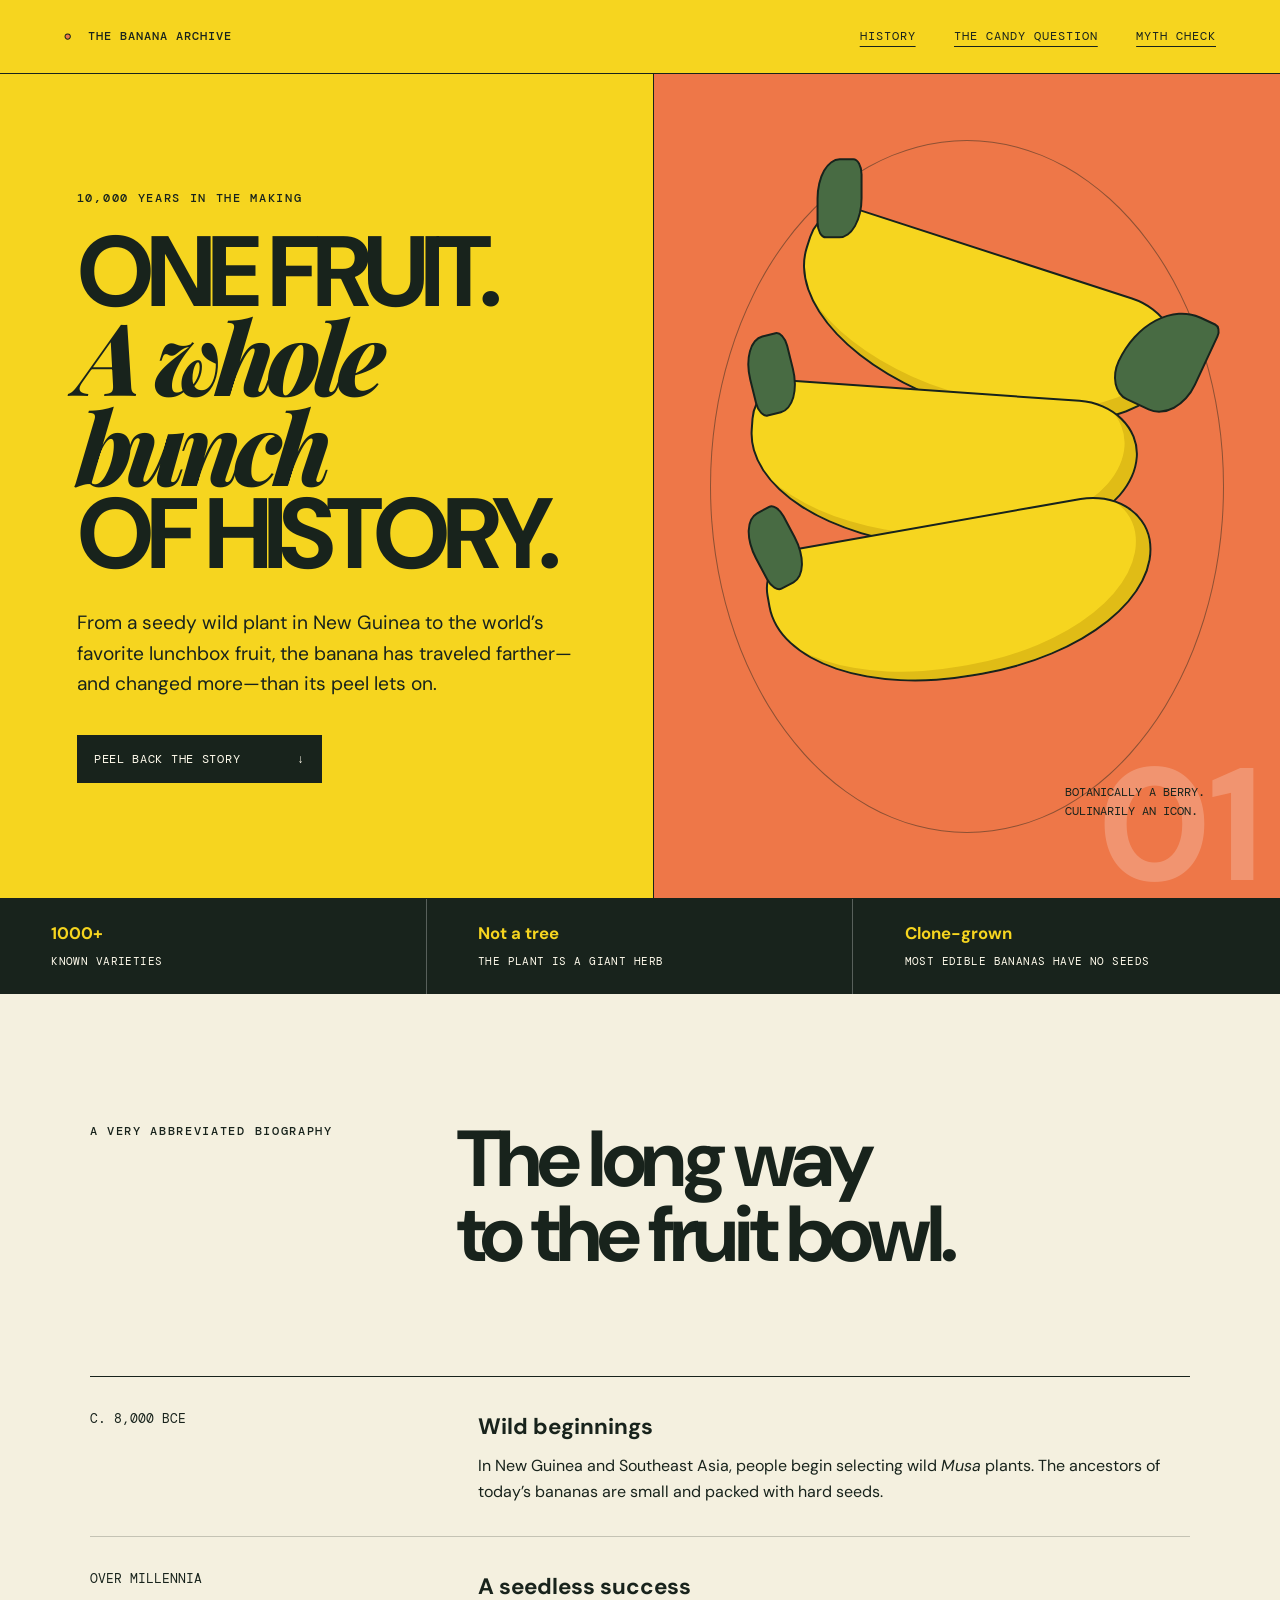
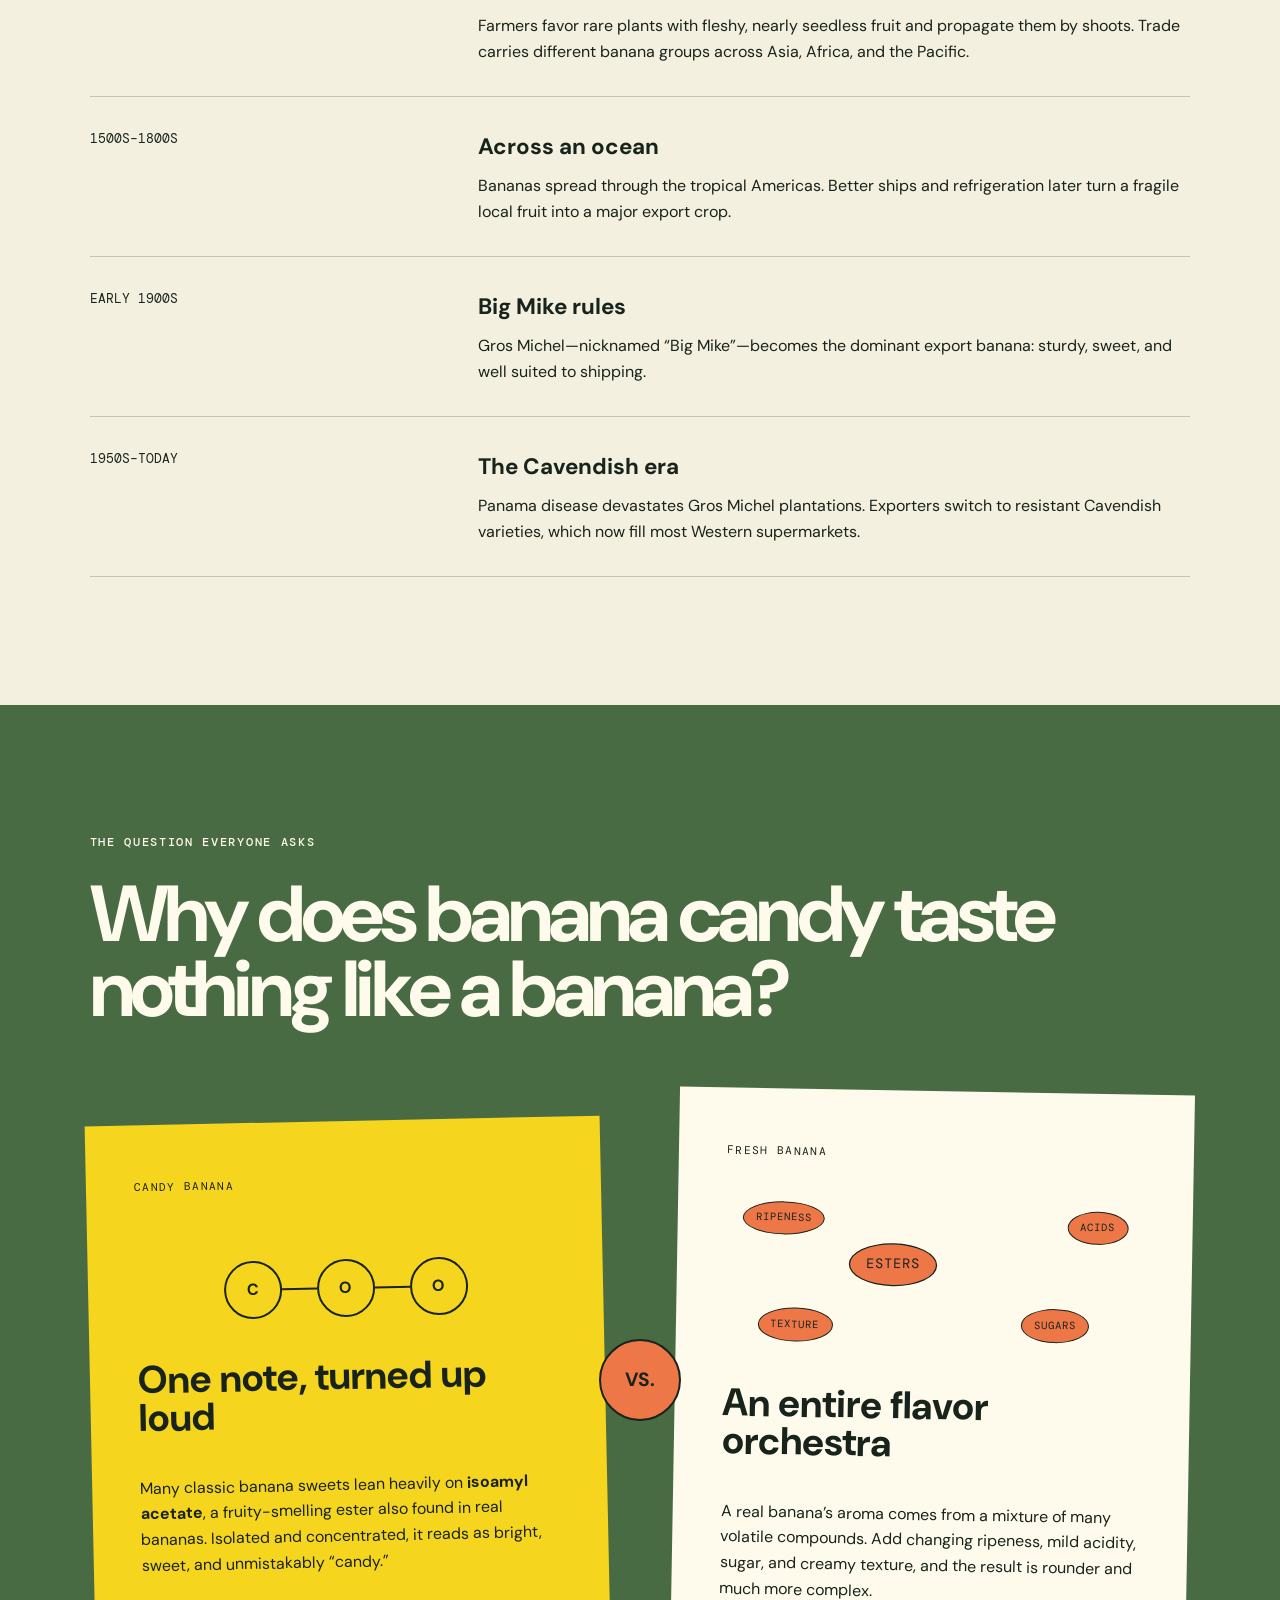
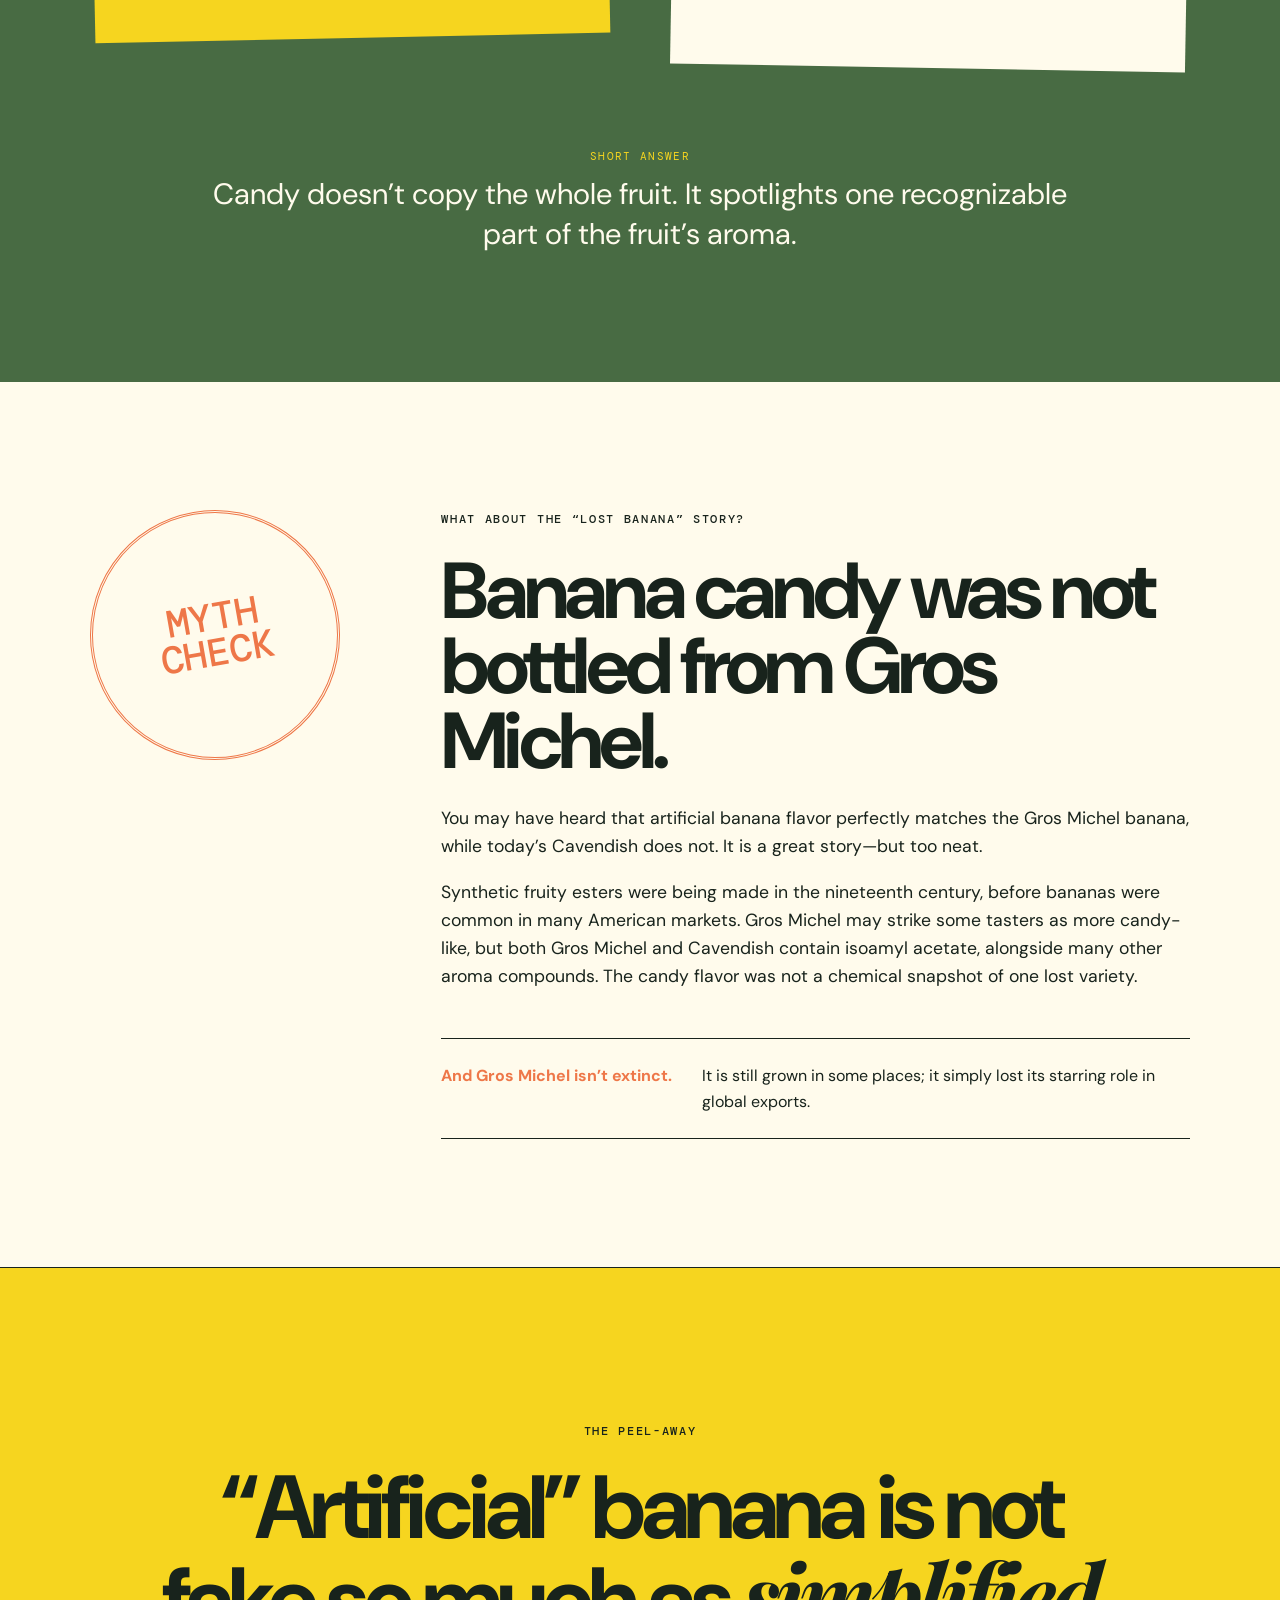
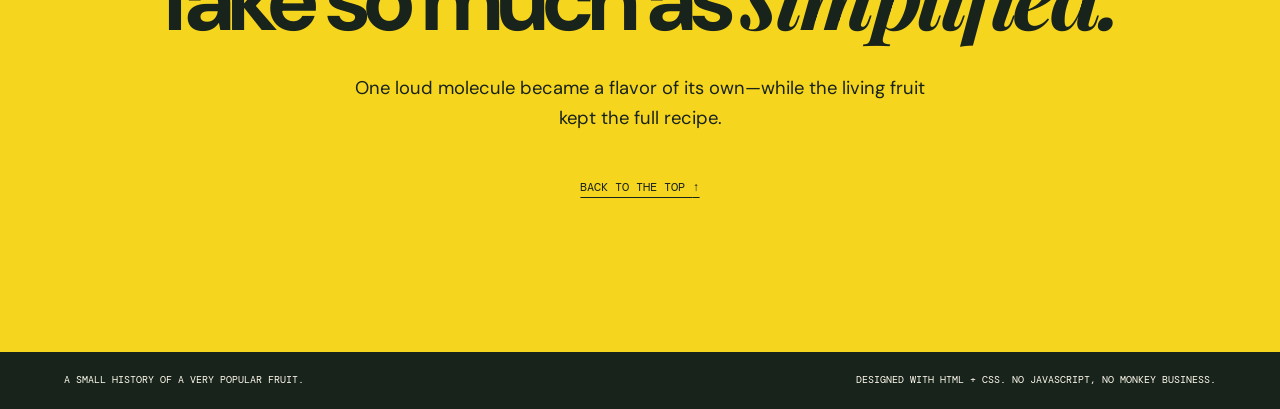
<file: LU06/D3/html/index.html>
<!DOCTYPE html>
<html lang="en">
<head>
  <meta charset="UTF-8">
  <meta name="viewport" content="width=device-width, initial-scale=1.0">
  <meta name="description" content="A bright, illustrated history of bananas—and the chemistry behind banana candy flavor.">
  <title>Banana: A Curved History</title>
  <link rel="stylesheet" href="../css/style.css">
</head>
<body>
  <header class="site-header">
    <a class="brand" href="#top" aria-label="Banana history, back to top">
      <span class="brand-mark" aria-hidden="true">●</span>
      The Banana Archive
    </a>
    <nav aria-label="Main navigation">
      <a href="#history">History</a>
      <a href="#candy">The candy question</a>
      <a href="#myth">Myth check</a>
    </nav>
  </header>

  <main id="top">
    <section class="hero" aria-labelledby="hero-title">
      <div class="hero-copy">
        <p class="eyebrow">10,000 years in the making</p>
        <h1 id="hero-title">One fruit.<br><em>A whole bunch</em><br>of history.</h1>
        <p class="intro">From a seedy wild plant in New Guinea to the world’s favorite lunchbox fruit, the banana has traveled farther—and changed more—than its peel lets on.</p>
        <a class="button" href="#history">Peel back the story <span aria-hidden="true">↓</span></a>
      </div>
      <div class="hero-art" aria-label="A stylized yellow banana illustration" role="img">
        <span class="fruit fruit-one"></span>
        <span class="fruit fruit-two"></span>
        <span class="fruit fruit-three"></span>
        <span class="stem"></span>
        <p>Botanically a berry.<br>Culinarily an icon.</p>
      </div>
      <span class="hero-number" aria-hidden="true">01</span>
    </section>

    <section class="fact-strip" aria-label="Quick banana facts">
      <p><strong>1000+</strong><span>known varieties</span></p>
      <p><strong>Not a tree</strong><span>the plant is a giant herb</span></p>
      <p><strong>Clone-grown</strong><span>most edible bananas have no seeds</span></p>
    </section>

    <section class="history section" id="history" aria-labelledby="history-title">
      <div class="section-heading">
        <p class="eyebrow">A very abbreviated biography</p>
        <h2 id="history-title">The long way<br>to the fruit bowl.</h2>
      </div>

      <ol class="timeline">
        <li>
          <span class="year">c. 8,000 BCE</span>
          <div>
            <h3>Wild beginnings</h3>
            <p>In New Guinea and Southeast Asia, people begin selecting wild <i>Musa</i> plants. The ancestors of today’s bananas are small and packed with hard seeds.</p>
          </div>
        </li>
        <li>
          <span class="year">Over millennia</span>
          <div>
            <h3>A seedless success</h3>
            <p>Farmers favor rare plants with fleshy, nearly seedless fruit and propagate them by shoots. Trade carries different banana groups across Asia, Africa, and the Pacific.</p>
          </div>
        </li>
        <li>
          <span class="year">1500s–1800s</span>
          <div>
            <h3>Across an ocean</h3>
            <p>Bananas spread through the tropical Americas. Better ships and refrigeration later turn a fragile local fruit into a major export crop.</p>
          </div>
        </li>
        <li>
          <span class="year">Early 1900s</span>
          <div>
            <h3>Big Mike rules</h3>
            <p>Gros Michel—nicknamed “Big Mike”—becomes the dominant export banana: sturdy, sweet, and well suited to shipping.</p>
          </div>
        </li>
        <li>
          <span class="year">1950s–today</span>
          <div>
            <h3>The Cavendish era</h3>
            <p>Panama disease devastates Gros Michel plantations. Exporters switch to resistant Cavendish varieties, which now fill most Western supermarkets.</p>
          </div>
        </li>
      </ol>
    </section>

    <section class="candy section" id="candy" aria-labelledby="candy-title">
      <div class="candy-title-wrap">
        <p class="eyebrow">The question everyone asks</p>
        <h2 id="candy-title">Why does banana candy taste nothing like a banana?</h2>
      </div>

      <div class="answer-grid">
        <article class="candy-card">
          <span class="card-label">Candy banana</span>
          <div class="molecule" aria-hidden="true">
            <span>C</span><i></i><span>O</span><i></i><span>O</span>
          </div>
          <h3>One note, turned up loud</h3>
          <p>Many classic banana sweets lean heavily on <strong>isoamyl acetate</strong>, a fruity-smelling ester also found in real bananas. Isolated and concentrated, it reads as bright, sweet, and unmistakably “candy.”</p>
        </article>

        <div class="versus" aria-hidden="true">VS.</div>

        <article class="fruit-card">
          <span class="card-label">Fresh banana</span>
          <div class="aroma-cloud" aria-hidden="true">
            <span>esters</span><span>ripeness</span><span>acids</span><span>texture</span><span>sugars</span>
          </div>
          <h3>An entire flavor orchestra</h3>
          <p>A real banana’s aroma comes from a mixture of many volatile compounds. Add changing ripeness, mild acidity, sugar, and creamy texture, and the result is rounder and much more complex.</p>
        </article>
      </div>

      <p class="short-answer"><span>Short answer</span> Candy doesn’t copy the whole fruit. It spotlights one recognizable part of the fruit’s aroma.</p>
    </section>

    <section class="myth section" id="myth" aria-labelledby="myth-title">
      <div class="myth-stamp" aria-hidden="true">MYTH<br>CHECK</div>
      <div class="myth-copy">
        <p class="eyebrow">What about the “lost banana” story?</p>
        <h2 id="myth-title">Banana candy was not bottled from Gros Michel.</h2>
        <p>You may have heard that artificial banana flavor perfectly matches the Gros Michel banana, while today’s Cavendish does not. It is a great story—but too neat.</p>
        <p>Synthetic fruity esters were being made in the nineteenth century, before bananas were common in many American markets. Gros Michel may strike some tasters as more candy-like, but both Gros Michel and Cavendish contain isoamyl acetate, alongside many other aroma compounds. The candy flavor was not a chemical snapshot of one lost variety.</p>
        <aside>
          <strong>And Gros Michel isn’t extinct.</strong>
          <span>It is still grown in some places; it simply lost its starring role in global exports.</span>
        </aside>
      </div>
    </section>

    <section class="closing" aria-label="Closing thought">
      <p class="eyebrow">The peel-away</p>
      <blockquote>“Artificial” banana is not fake so much as <em>simplified.</em></blockquote>
      <p>One loud molecule became a flavor of its own—while the living fruit kept the full recipe.</p>
      <a href="#top">Back to the top <span aria-hidden="true">↑</span></a>
    </section>
  </main>

  <footer>
    <p>A small history of a very popular fruit.</p>
    <p>Designed with HTML + CSS. No JavaScript, no monkey business.</p>
  </footer>
</body>
</html>
</file>
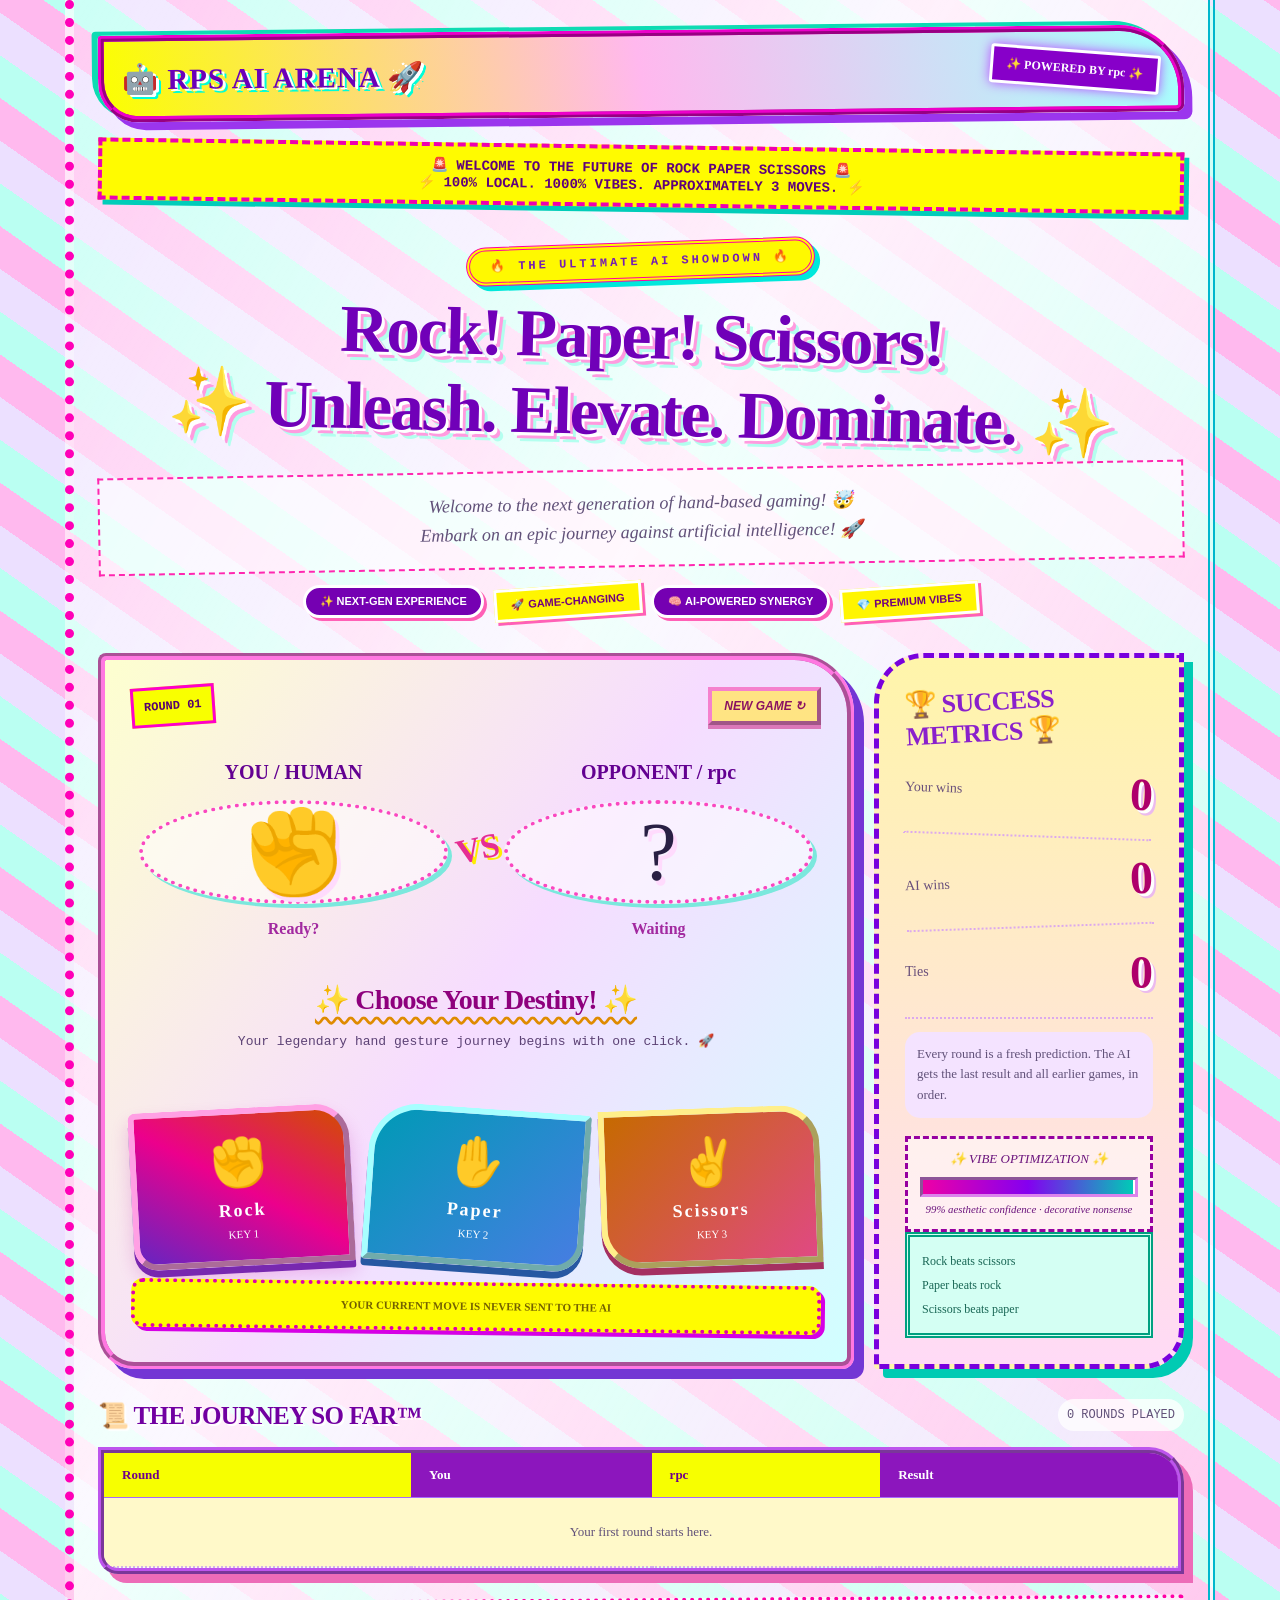
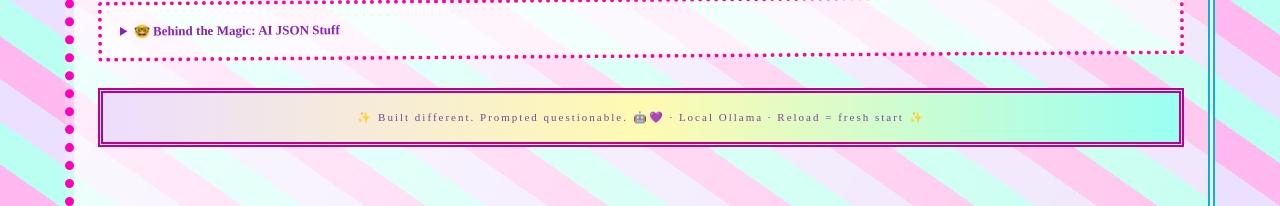
<file: LU06/D3/project/index.html>
<!doctype html>
<html lang="en">
  <head>
    <meta charset="utf-8" />
    <meta name="viewport" content="width=device-width,initial-scale=1" />
    <title>Human vs Machine · Rock Paper Scissors</title>
    <style>
      :root {
        color-scheme: dark;
        --bg: #11120f;
        --card: #1b1e18;
        --line: #34382d;
        --text: #f2f4e9;
        --muted: #a8ae9d;
        --lime: #c8f36a;
      }
      * {
        box-sizing: border-box;
      }
      body {
        margin: 0;
        background: var(--bg);
        color: var(--text);
        font:
          16px system-ui,
          sans-serif;
      }
      main {
        max-width: 1080px;
        margin: auto;
        padding: 30px 24px 60px;
      }
      header {
        display: flex;
        justify-content: space-between;
        align-items: center;
        border-bottom: 1px solid var(--line);
        padding-bottom: 22px;
      }
      .brand {
        font-weight: 800;
        letter-spacing: -0.04em;
        font-size: 23px;
      }
      .tag {
        color: var(--lime);
        font: 12px monospace;
        border: 1px solid var(--line);
        border-radius: 30px;
        padding: 9px 13px;
      }
      .intro {
        margin: 44px 0 28px;
      }
      .eyebrow {
        font: 12px monospace;
        letter-spacing: 0.13em;
        color: var(--lime);
      }
      h1 {
        font-size: clamp(36px, 6vw, 64px);
        letter-spacing: -0.055em;
        line-height: 1.05;
        margin: 16px 0;
      }
      p {
        color: var(--muted);
        line-height: 1.6;
      }
      .layout {
        display: grid;
        grid-template-columns: minmax(0, 1fr) 310px;
        gap: 20px;
      }
      .arena,
      .side {
        border: 1px solid var(--line);
        border-radius: 22px;
        background: var(--card);
        padding: 26px;
      }
      .arena-top,
      .history-top {
        display: flex;
        align-items: center;
        justify-content: space-between;
        gap: 14px;
      }
      .round {
        font: 12px monospace;
        color: var(--muted);
      }
      button {
        font: inherit;
        cursor: pointer;
        color: var(--text);
      }
      button:focus-visible,
      a:focus-visible,
      summary:focus-visible {
        outline: 3px solid var(--lime);
        outline-offset: 4px;
      }
      button:disabled {
        cursor: wait;
        opacity: 0.45;
      }
      .reset {
        background: transparent;
        border: 1px solid var(--line);
        border-radius: 10px;
        padding: 8px 12px;
        font-size: 12px;
      }
      .duel {
        display: grid;
        grid-template-columns: 1fr 40px 1fr;
        align-items: center;
        text-align: center;
        padding: 34px 0 22px;
      }
      .player-label {
        font: 12px monospace;
        color: var(--muted);
      }
      .hand {
        font-size: 68px;
        min-height: 104px;
        display: grid;
        place-items: center;
      }
      .move-label {
        text-transform: capitalize;
        font-weight: 600;
      }
      .vs {
        color: var(--muted);
        font: 13px monospace;
      }
      #result {
        text-align: center;
        margin: 10px 0 3px;
        font-size: 25px;
        letter-spacing: -0.03em;
      }
      #message {
        text-align: center;
        margin: 0;
        min-height: 50px;
        font-size: 13px;
        overflow-wrap: anywhere;
      }
      .choices {
        display: grid;
        grid-template-columns: repeat(3, 1fr);
        gap: 10px;
        margin-top: 26px;
      }
      .choice {
        background: #262b20;
        border: 1px solid #404833;
        border-radius: 14px;
        padding: 20px 6px;
        transition:
          background 0.15s,
          transform 0.15s;
      }
      .choice:hover:enabled {
        background: #374527;
        transform: translateY(-3px);
        border-color: var(--lime);
      }
      .choice span {
        display: block;
        font-size: 34px;
        margin-bottom: 10px;
      }
      .choice small {
        display: block;
        color: var(--muted);
        margin-top: 7px;
        font: 11px monospace;
      }
      .hint {
        text-align: center;
        font: 11px monospace;
        color: var(--muted);
        margin-top: 16px;
      }
      h2 {
        font-size: 18px;
        letter-spacing: -0.025em;
        margin: 0;
      }
      .score-row {
        display: flex;
        justify-content: space-between;
        align-items: center;
        padding: 18px 0;
        border-bottom: 1px solid var(--line);
      }
      .score-row strong {
        font-size: 32px;
        color: var(--lime);
      }
      .score-row span {
        color: var(--muted);
        font-size: 14px;
      }
      .side p {
        font-size: 13px;
      }
      .rule {
        font: 12px monospace;
        line-height: 2;
        color: var(--muted);
      }
      .history {
        margin-top: 30px;
      }
      .history-top {
        margin-bottom: 16px;
      }
      .history-top span {
        color: var(--muted);
        font: 12px monospace;
      }
      .table-wrap {
        border: 1px solid var(--line);
        border-radius: 14px;
        overflow: auto;
        max-height: 330px;
      }
      table {
        border-collapse: collapse;
        width: 100%;
        font-size: 13px;
      }
      th,
      td {
        text-align: left;
        padding: 14px 18px;
        white-space: nowrap;
        border-bottom: 1px solid var(--line);
      }
      th {
        color: var(--muted);
        font-weight: 400;
        background: var(--card);
        position: sticky;
        top: 0;
      }
      td {
        text-transform: capitalize;
      }
      .win {
        color: var(--lime);
      }
      .loss {
        color: #f8ae92;
      }
      .empty {
        text-align: center;
        color: var(--muted);
        text-transform: none;
        padding: 26px;
      }
      details {
        margin-top: 24px;
        color: var(--muted);
        font-size: 13px;
      }
      summary {
        cursor: pointer;
      }
      pre {
        white-space: pre-wrap;
        overflow-wrap: anywhere;
        background: #090b08;
        border: 1px solid var(--line);
        padding: 16px;
        border-radius: 12px;
        color: var(--lime);
        font: 12px monospace;
        max-height: 260px;
        overflow: auto;
      }
      footer {
        font: 11px monospace;
        color: var(--muted);
        margin-top: 30px;
      }
      .busy .ai-hand {
        animation: pulse 1s infinite;
      }
      @keyframes pulse {
        50% {
          opacity: 0.4;
          transform: scale(0.95);
        }
      }
      @media (prefers-reduced-motion: reduce) {
        * {
          animation: none !important;
          transition: none !important;
        }
      }
      @media (max-width: 780px) {
        .layout {
          grid-template-columns: 1fr;
        }
        .side {
          display: grid;
          grid-template-columns: repeat(3, 1fr);
          gap: 12px;
        }
        .side h2,
        .side p,
        .side .rule {
          grid-column: 1/-1;
        }
        .score-row {
          display: block;
          padding: 5px 0 10px;
        }
        .score-row strong {
          display: block;
        }
        main {
          padding: 22px 16px;
        }
        .arena {
          padding: 20px;
        }
        .intro {
          margin-top: 30px;
        }
        .hand {
          font-size: 58px;
        }
      }

      /* The intentionally overcooked AI-template edition. */
      :root {
        color-scheme: light;
        --bg: #eee5ff;
        --card: #ffffff;
        --line: #a76aff;
        --text: #292044;
        --muted: #615179;
        --lime: #9828eb;
      }
      body {
        background: linear-gradient(
          135deg,
          #ffd4fb 0%,
          #d8ddff 40%,
          #c3ffff 70%,
          #fff2a5 100%
        );
        font-family: "Comic Sans MS", "Comic Sans", cursive;
        min-height: 100vh;
      }
      main {
        max-width: 1150px;
      }
      header {
        border: 3px dashed #ad38ff;
        background: #ffffffba;
        padding: 18px;
        border-radius: 30px;
        box-shadow: 5px 5px 0 #ff84d4;
      }
      .brand {
        font-size: 28px;
        letter-spacing: 1px;
        text-shadow: 2px 2px #ffee00;
      }
      .tag {
        background: linear-gradient(90deg, #6b21c9, #c50073);
        color: white;
        border: 3px solid white;
        box-shadow: 0 0 12px #bc47ff;
        font-weight: bold;
      }
      .intro {
        text-align: center;
        margin: 35px 0;
      }
      .eyebrow {
        background: #fff900;
        display: inline-block;
        padding: 8px 20px;
        border: 2px dotted #f100ae;
        border-radius: 50px;
        color: #741cb4;
        font-weight: bold;
        letter-spacing: 2px;
        transform: rotate(-2deg);
      }
      h1 {
        font-family: Arial, sans-serif;
        font-size: clamp(36px, 6vw, 67px);
        font-weight: 900;
        letter-spacing: 0;
        line-height: 1.15;
        background: linear-gradient(90deg, #8724dc, #e0009a, #007a9e);
        background-clip: text;
        -webkit-background-clip: text;
        color: transparent;
        filter: drop-shadow(2px 3px 0 #ffffff);
      }
      .intro p {
        font-size: 18px;
        font-style: italic;
      }
      .arena,
      .side {
        border: 3px solid #a261ee;
        border-radius: 35px;
        box-shadow:
          0 14px 28px #8e38d03b,
          5px 5px 0 #ff93de;
        background: #ffffffde;
      }
      .arena {
        background: linear-gradient(140deg, #fff, #fceaff, #e5ffff);
      }
      .round {
        background: #730ac4;
        color: white;
        padding: 10px;
        border-radius: 18px;
        font-weight: bold;
      }
      .reset {
        background: linear-gradient(#ffc7eb, #ffffff);
        border: 2px solid #e032a5;
        border-radius: 30px;
        color: #8a1262;
        font-weight: bold;
        box-shadow: 0 4px 0 #db78b9;
      }
      .duel {
        padding: 35px 0;
      }
      .player-label {
        color: #8129bd;
        font-size: 13px;
        font-weight: bold;
      }
      .hand {
        font-size: 82px;
        text-shadow: 4px 5px #ffdbfd;
      }
      .vs {
        font-size: 22px;
        font-weight: bold;
        color: #e52e93;
        transform: rotate(-12deg);
      }
      .move-label {
        color: #a229a0;
      }
      #result {
        color: #872ac3;
        font-size: 28px;
        font-weight: bold;
      }
      #message {
        color: #5c4275;
      }
      .choices {
        gap: 14px;
      }
      .choice {
        border: 3px solid white;
        background: linear-gradient(135deg, #7938ed, #ec41b7);
        box-shadow:
          0 7px 0 #7828af,
          0 10px 18px #b7009633;
        border-radius: 30px;
        color: white;
        font-weight: bold;
        font-size: 18px;
      }
      .choice:nth-child(2) {
        background: linear-gradient(135deg, #009ab6, #477de2);
        box-shadow: 0 7px 0 #2758a2;
      }
      .choice:nth-child(3) {
        background: linear-gradient(135deg, #c66a00, #e04983);
        box-shadow: 0 7px 0 #a53061;
      }
      .choice:hover:enabled {
        background: linear-gradient(135deg, #fa3ed4, #713cf5);
        transform: scale(1.06) rotate(-2deg);
        border-color: #ffff00;
      }
      .choice small {
        color: white;
      }
      .choice span {
        font-size: 47px;
      }
      .hint {
        background: #ffffb4;
        border: 1px dashed #b89c00;
        padding: 12px;
        border-radius: 12px;
        line-height: 1.5;
        color: #746100;
        font-weight: bold;
      }
      h2 {
        color: #8a20cc;
      }
      .score-row strong {
        color: #ce208e;
        text-shadow: 2px 2px #ffd4f5;
      }
      .score-row {
        border-bottom: 2px dotted #dca9ed;
      }
      .score-row span {
        color: #694f7b;
      }
      .side p {
        background: #f4e3ff;
        padding: 12px;
        border-radius: 15px;
      }
      .rule {
        background: #d4fff3;
        border: 2px dashed #2ca690;
        padding: 12px;
        border-radius: 15px;
        color: #186654;
      }
      .table-wrap {
        border: 3px solid #a261ee;
        box-shadow: 5px 5px 0 #ff93de;
      }
      th {
        background: linear-gradient(90deg, #8841d6, #ae42b1);
        color: white;
        font-weight: bold;
      }
      td {
        border-bottom: 2px dotted #d4adeb;
        background: #ffffffce;
      }
      .win {
        color: #198037;
      }
      .loss {
        color: #c02775;
      }
      .history-top h2 {
        font-size: 25px;
      }
      .history-top span {
        background: #ffffffc7;
        padding: 9px;
        border-radius: 20px;
      }
      pre {
        background: #f6eaff;
        color: #7524aa;
        border: 2px dashed #b770dd;
      }
      footer {
        text-align: center;
        background: #ffffffaa;
        border-radius: 30px;
        padding: 18px;
        color: #754a91;
      }
      details {
        background: #ffffff99;
        padding: 18px;
        border-radius: 22px;
      }
      summary {
        font-weight: bold;
        color: #8b21bb;
      }
      @media (max-width: 780px) {
        .brand {
          font-size: 20px;
        }
        .tag {
          font-size: 10px;
          padding: 8px;
        }
        .choice {
          font-size: 15px;
          padding: 15px 4px;
        }
        .hand {
          font-size: 62px;
        }
        .arena,
        .side {
          border-radius: 25px;
        }
      }

      /* Maximum vibe. Minimum restraint. */
      body {
        background: repeating-linear-gradient(
          35deg,
          #ffb9ee 0px,
          #ffb9ee 35px,
          #bafff2 35px,
          #bafff2 70px,
          #ece0ff 70px,
          #ece0ff 105px
        );
        font-family: "Comic Sans MS", cursive;
      }
      main {
        background: linear-gradient(120deg, #fff4 0%, #fffc 40%, #ffe3);
        border-left: 9px dotted #ff00b8;
        border-right: 7px double #00b7cd;
      }
      header {
        border: 6px ridge #ec00ca;
        border-radius: 4px 65px 8px 40px;
        background: linear-gradient(80deg, #fbff00, #ffb8ee, #a6fffc);
        box-shadow:
          8px 8px 0 #9b35ed,
          -6px -4px 0 #0edbb3;
        transform: rotate(-0.6deg);
      }
      .brand {
        font-family: Impact, fantasy;
        color: #6b00b8;
        font-size: 29px;
        text-shadow:
          3px 2px #fff,
          5px 4px #00fdd7;
      }
      .tag {
        font-family: Georgia, serif;
        transform: rotate(5deg);
        border-radius: 3px;
        background: #8700c9;
        color: #fff;
      }
      h1 {
        font-family: "Comic Sans MS", cursive;
        letter-spacing: -2px;
        transform: rotate(1.4deg);
        background: none;
        color: #7000b8;
        text-shadow:
          3px 3px #fff,
          6px 6px #ff9bdf,
          9px 9px #b3ffef;
        filter: none;
      }
      .eyebrow {
        border: 4px double #ff00a2;
        box-shadow: 5px 5px #00e8db;
        letter-spacing: 3px;
      }
      .intro p {
        font-family: Georgia, serif;
        background: #fff7;
        border: 2px dashed #ff27b0;
        padding: 18px;
        transform: rotate(-1deg);
      }
      .arena {
        border: 7px groove #ff77e1;
        border-radius: 8px 60px 12px 36px;
        background: linear-gradient(125deg, #fdffcf, #f6dcff, #d1ffff);
        box-shadow: 10px 10px #7336d4;
      }
      .side {
        border: 5px dashed #7800dd;
        border-radius: 50px 0 40px 4px;
        background: linear-gradient(#fff5aa, #ffdaf6);
        box-shadow: 9px 9px #00cbb3;
      }
      .round {
        font-family: "Courier New", monospace;
        background: #f9ff00;
        color: #56006f;
        border: 3px solid #ff00ca;
        border-radius: 0;
        transform: rotate(-4deg);
      }
      .reset {
        font-family: Arial, sans-serif;
        text-transform: uppercase;
        font-style: italic;
        border: 4px outset #f581cd;
        background: #ffe483;
        border-radius: 0;
      }
      .player-label {
        font-family: Impact, fantasy;
        color: #630091;
        font-size: 20px;
      }
      .hand {
        background: #fff8;
        border: 4px dotted #fa47c0;
        border-radius: 50%;
        margin: 16px 8px;
        box-shadow: 4px 4px #7be8dd;
      }
      .vs {
        font-family: Impact, fantasy;
        font-size: 34px;
        text-shadow: 3px 3px #ffee00;
      }
      #result {
        font-family: Georgia, serif;
        color: #8e007d;
        text-decoration: underline wavy #df8b00;
        text-underline-offset: 8px;
      }
      #message {
        font-family: "Courier New", monospace;
        margin-top: 16px;
      }
      .choice {
        border: 6px outset #ffa0e4;
        border-radius: 8px 35px 2px 24px;
        background: linear-gradient(30deg, #6525c1, #ec008c, #d24d00);
        font-family: Impact, fantasy;
        letter-spacing: 2px;
        transform: rotate(-3deg);
      }
      .choice:nth-child(2) {
        transform: rotate(4deg);
        border-color: #a7ffff;
        border-radius: 50px 5px 30px 4px;
      }
      .choice:nth-child(3) {
        transform: rotate(-2deg);
        border-color: #ffef8a;
        border-radius: 0 40px 0 40px;
      }
      .choice small {
        font-family: Georgia, serif;
        letter-spacing: 0;
      }
      .choice:hover:enabled {
        transform: scale(1.08) rotate(5deg);
        border-style: inset;
      }
      .hint {
        font-family: Georgia, serif;
        background: #fffc00;
        border: 4px dotted #e000a9;
        box-shadow: 4px 4px #d600e5;
        transform: rotate(0.7deg);
      }
      .score-row:nth-child(2) {
        font-family: Georgia, serif;
        transform: rotate(2deg);
      }
      .score-row:nth-child(3) {
        font-family: Impact, fantasy;
        transform: rotate(-2deg);
      }
      .score-row strong {
        font-size: 46px;
        color: #ae006b;
        text-shadow:
          3px 3px #fff,
          5px 5px #ebbaee;
      }
      .side h2 {
        font-family: Impact, fantasy;
        font-size: 26px;
        transform: rotate(-3deg);
      }
      .rule {
        border: 5px double #00a080;
        border-radius: 0;
        font-family: "Comic Sans MS", cursive;
      }
      .history-top h2 {
        font-family: Georgia, serif;
        color: #7100a1;
        text-shadow: 2px 2px #fff;
      }
      .table-wrap {
        border: 6px ridge #bd55ed;
        border-radius: 0 35px 0 20px;
        box-shadow: 9px 9px #ed6cb8;
      }
      th:nth-child(odd) {
        background: #f7ff00;
        color: #700089;
        font-family: Impact, fantasy;
      }
      th:nth-child(even) {
        background: #8c16bd;
        font-family: Georgia, serif;
      }
      td:nth-child(odd) {
        background: #fff9c9;
      }
      td:nth-child(even) {
        background: #f5dfff;
      }
      details {
        border: 4px dotted #ff00a6;
        border-radius: 4px;
        transform: rotate(-0.4deg);
      }
      footer {
        font-family: Impact, fantasy;
        background: linear-gradient(90deg, #edddff, #fffab1, #9afff2);
        border: 5px double #bd0090;
        border-radius: 0;
        letter-spacing: 2px;
      }
      .vibe-strip {
        text-align: center;
        background: #fffb00;
        border: 4px dashed #ee00b0;
        padding: 10px;
        color: #5f007b;
        margin: 28px 0 8px;
        font:
          700 14px "Courier New",
          monospace;
        box-shadow: 5px 5px #00cdb9;
        transform: rotate(0.8deg);
      }
      .buzzwords {
        display: flex;
        justify-content: center;
        gap: 10px;
        flex-wrap: wrap;
        margin: 18px 0;
      }
      .buzzwords span {
        background: #7500b2;
        color: white;
        padding: 7px 14px;
        border: 3px solid #fff;
        border-radius: 30px;
        font:
          700 11px Arial,
          sans-serif;
        box-shadow: 3px 3px #ff60b6;
      }
      .buzzwords span:nth-child(even) {
        background: #fff500;
        color: #72007d;
        transform: rotate(-4deg);
        border-radius: 0;
      }
      .vibe-note {
        padding: 12px;
        background: #fff7;
        border: 3px dashed #9700a0;
        color: #6b147d;
        margin-top: 18px;
        text-align: center;
        font:
          italic 13px Georgia,
          serif;
      }
      .decorative-progress {
        height: 20px;
        background: #fff;
        border: 3px inset #db83ec;
        margin: 10px auto 4px;
        max-width: 280px;
      }
      .decorative-progress span {
        display: block;
        height: 100%;
        width: 99%;
        background: linear-gradient(90deg, #ee00a6, #8400f0, #00cbb6);
      }
      @media (max-width: 780px) {
        main {
          border-width: 3px;
          padding: 20px 12px;
        }
        header {
          gap: 12px;
          flex-wrap: wrap;
        }
        .brand {
          font-size: 23px;
        }
        .arena {
          padding: 16px;
          border-width: 4px;
        }
        .hand {
          margin: 12px 0;
          font-size: 56px;
        }
        .choice {
          font-size: 15px;
          letter-spacing: 0;
          border-width: 4px;
        }
        .choice span {
          font-size: 35px;
        }
        .layout {
          gap: 28px;
        }
        h1 {
          font-size: 36px;
          letter-spacing: -1px;
        }
      }
    </style>
  </head>
  <body>
    <main>
      <header>
        <div class="brand">🤖 RPS AI ARENA 🚀</div>
        <div class="tag">✨ POWERED BY rpc ✨</div>
      </header>
      <div class="vibe-strip">
        🚨 WELCOME TO THE FUTURE OF ROCK PAPER SCISSORS 🚨<br />⚡ 100% LOCAL.
        1000% VIBES. APPROXIMATELY 3 MOVES. ⚡
      </div>
      <section class="intro">
        <div class="eyebrow">🔥 THE ULTIMATE AI SHOWDOWN 🔥</div>
        <h1>Rock! Paper! Scissors!<br />✨ Unleash. Elevate. Dominate. ✨</h1>
        <p>
          Welcome to the next generation of hand-based gaming! 🤯<br />Embark on
          an epic journey against artificial intelligence! 🚀
        </p>
        <div class="buzzwords">
          <span>✨ NEXT-GEN EXPERIENCE</span><span>🚀 GAME-CHANGING</span
          ><span>🧠 AI-POWERED SYNERGY</span><span>💎 PREMIUM VIBES</span>
        </div>
      </section>
      <div class="layout">
        <section class="arena" aria-label="Game arena">
          <div class="arena-top">
            <span id="round" class="round">ROUND 01</span
            ><button id="reset" class="reset">New game ↻</button>
          </div>
          <div class="duel">
            <div>
              <div class="player-label">YOU / HUMAN</div>
              <div id="human-hand" class="hand">✊</div>
              <div id="human-label" class="move-label">Ready?</div>
            </div>
            <div class="vs">VS</div>
            <div>
              <div class="player-label">OPPONENT / rpc</div>
              <div id="ai-hand" class="hand ai-hand">?</div>
              <div id="ai-label" class="move-label">Waiting</div>
            </div>
          </div>
          <div aria-live="polite" aria-atomic="true">
            <h2 id="result">✨ Choose Your Destiny! ✨</h2>
            <p id="message">
              Your legendary hand gesture journey begins with one click. 🚀
            </p>
          </div>
          <div class="choices">
            <button class="choice" data-move="rock">
              <span aria-hidden="true">✊</span>Rock<small>KEY 1</small></button
            ><button class="choice" data-move="paper">
              <span aria-hidden="true">✋</span>Paper<small
                >KEY 2</small
              ></button
            ><button class="choice" data-move="scissors">
              <span aria-hidden="true">✌️</span>Scissors<small>KEY 3</small>
            </button>
          </div>
          <div class="hint">YOUR CURRENT MOVE IS NEVER SENT TO THE AI</div>
        </section>
        <aside class="side">
          <h2>🏆 SUCCESS METRICS 🏆</h2>
          <div class="score-row">
            <span>Your wins</span><strong id="human-score">0</strong>
          </div>
          <div class="score-row">
            <span>AI wins</span><strong id="ai-score">0</strong>
          </div>
          <div class="score-row">
            <span>Ties</span><strong id="tie-score">0</strong>
          </div>
          <p>
            Every round is a fresh prediction. The AI gets the last result and
            all earlier games, in order.
          </p>
          <div class="vibe-note">
            ✨ VIBE OPTIMIZATION ✨
            <div class="decorative-progress" aria-hidden="true">
              <span></span>
            </div>
            <small>99% aesthetic confidence · decorative nonsense</small>
          </div>
          <div class="rule">
            Rock beats scissors<br />Paper beats rock<br />Scissors beats paper
          </div>
        </aside>
      </div>
      <section class="history">
        <div class="history-top">
          <h2>📜 THE JOURNEY SO FAR™</h2>
          <span id="count">0 ROUNDS PLAYED</span>
        </div>
        <div class="table-wrap">
          <table>
            <thead>
              <tr>
                <th scope="col">Round</th>
                <th scope="col">You</th>
                <th scope="col">rpc</th>
                <th scope="col">Result</th>
              </tr>
            </thead>
            <tbody id="history">
              <tr>
                <td class="empty" colspan="4">Your first round starts here.</td>
              </tr>
            </tbody>
          </table>
        </div>
      </section>
      <details>
        <summary>🤓 Behind the Magic: AI JSON Stuff</summary>
        <pre id="payload"></pre>
        <p>
          Only completed rounds are included. previous_games excludes last_game.
        </p>
      </details>
      <footer>
        ✨ Built different. Prompted questionable. 🤖💜 · Local Ollama · Reload
        = fresh start ✨
      </footer>
    </main>
    <script>
      "use strict";
      const moves = ["rock", "paper", "scissors"];
      const icons = { rock: "✊", paper: "✋", scissors: "✌️" };
      const beats = { rock: "scissors", paper: "rock", scissors: "paper" };
      const games = [];
      let busy = false;
      const el = (id) => document.getElementById(id);
      function buildPayload(history) {
        return history.length
          ? {
              last_game: history[history.length - 1],
              previous_games: history.slice(0, -1),
            }
          : { last_game: "start", previous_games: [] };
      }
      function winner(human, ai) {
        return human === ai ? "tie" : beats[human] === ai ? "human" : "ai";
      }
      function setBusy(value) {
        busy = value;
        document.querySelector(".arena").classList.toggle("busy", value);
        document
          .querySelector(".arena")
          .setAttribute("aria-busy", String(value));
        document
          .querySelectorAll(".choice, #reset")
          .forEach((button) => (button.disabled = value));
      }
      function render() {
        for (const who of ["human", "ai", "tie"])
          el(who + "-score").textContent = games.filter(
            (g) => g.winner === who,
          ).length;
        el("round").textContent =
          "ROUND " + String(games.length + 1).padStart(2, "0");
        el("count").textContent =
          games.length + " ROUND" + (games.length === 1 ? "" : "S") + " PLAYED";
        el("history").replaceChildren();
        if (!games.length) {
          const row = document.createElement("tr"),
            cell = document.createElement("td");
          cell.colSpan = 4;
          cell.className = "empty";
          cell.textContent = "Your first round starts here.";
          row.append(cell);
          el("history").append(row);
        }
        [...games].reverse().forEach((game, i) => {
          const row = document.createElement("tr");
          [
            games.length - i,
            icons[game.human] + " " + game.human,
            icons[game.ai] + " " + game.ai,
            game.winner === "human"
              ? "You win"
              : game.winner === "ai"
                ? "AI wins"
                : "Tie",
          ].forEach((value, index) => {
            const cell = document.createElement("td");
            cell.textContent = value;
            if (index === 3)
              cell.className =
                game.winner === "human"
                  ? "win"
                  : game.winner === "ai"
                    ? "loss"
                    : "";
            row.append(cell);
          });
          el("history").append(row);
        });
      }
      async function play(human) {
        if (busy || !moves.includes(human)) return;
        setBusy(true);
        el("human-hand").textContent = icons[human];
        el("human-label").textContent = human;
        el("ai-hand").textContent = "…";
        el("ai-label").textContent = "Thinking";
        el("result").textContent = "rpc is choosing…";
        el("message").textContent =
          "The first round may take longer while the model loads.";
        const payload = buildPayload(games);
        el("payload").textContent = JSON.stringify(payload, null, 2);
        const controller = new AbortController();
        const timer = setTimeout(() => controller.abort(), 95000);
        const start = performance.now();
        try {
          const response = await fetch("/api/play", {
            method: "POST",
            headers: { "Content-Type": "application/json" },
            body: JSON.stringify(payload),
            signal: controller.signal,
          });
          const data = await response.json();
          if (!response.ok) throw new Error(data.error || "Request failed.");
          if (!moves.includes(data.ai))
            throw new Error(
              "The model returned an invalid move. Please try again.",
            );
          const result = winner(human, data.ai);
          games.push({ human, ai: data.ai, winner: result });
          el("ai-hand").textContent = icons[data.ai];
          el("ai-label").textContent = data.ai;
          el("result").textContent =
            result === "human"
              ? "You win this round."
              : result === "ai"
                ? "rpc wins this round."
                : "Great minds think alike.";
          el("message").textContent =
            (result === "tie"
              ? "Both picked " + human + "."
              : (result === "human" ? human : data.ai) +
                " beats " +
                (result === "human" ? data.ai : human) +
                ".") +
            " · " +
            ((performance.now() - start) / 1000).toFixed(2) +
            "s";
          render();
        } catch (error) {
          el("ai-hand").textContent = "!";
          el("ai-label").textContent = "Unavailable";
          el("result").textContent = "Round not counted.";
          el("message").textContent =
            error.name === "AbortError"
              ? "Ollama timed out. Check it is running, then try again."
              : error.message;
        } finally {
          clearTimeout(timer);
          setBusy(false);
        }
      }
      document
        .querySelectorAll(".choice")
        .forEach((button) =>
          button.addEventListener("click", () => play(button.dataset.move)),
        );
      el("reset").addEventListener("click", () => {
        if (busy) return;
        games.length = 0;
        render();
        el("human-hand").textContent = "✊";
        el("human-label").textContent = "Ready?";
        el("ai-hand").textContent = "?";
        el("ai-label").textContent = "Waiting";
        el("result").textContent = "✨ Choose Your Destiny! ✨";
        el("message").textContent = "A fresh start. Choose your next move.";
        el("payload").textContent = JSON.stringify(
          buildPayload(games),
          null,
          2,
        );
      });
      document.addEventListener("keydown", (event) => {
        if (
          event.repeat ||
          event.ctrlKey ||
          event.altKey ||
          event.metaKey ||
          ["INPUT", "TEXTAREA", "SELECT"].includes(event.target.tagName)
        )
          return;
        const move = { 1: "rock", 2: "paper", 3: "scissors" }[event.key];
        if (move) {
          event.preventDefault();
          play(move);
        }
      });
      el("payload").textContent = JSON.stringify(buildPayload(games), null, 2);
      if (location.protocol === "file:") {
        el("message").textContent =
          "Start serve.py, then open http://127.0.0.1:8000 to connect to Ollama.";
        document
          .querySelectorAll(".choice")
          .forEach((button) => (button.disabled = true));
      }
    </script>
  </body>
</html>
</file>
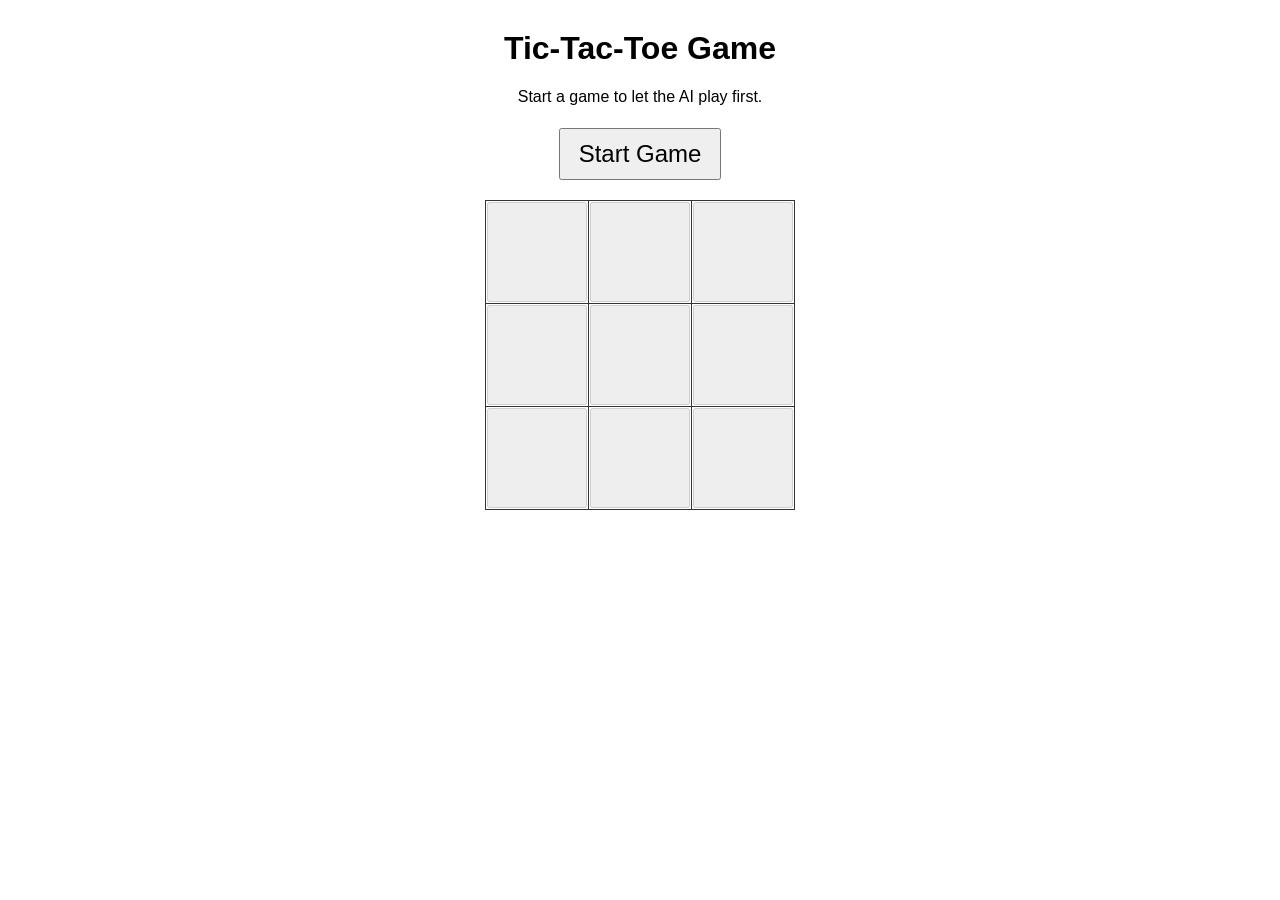
<file: LU06/D2/TTT-Client-No-AI.html>
<!doctype html>
<html lang="en">
    <head><script type='text/javascript' src='https://alt-62f532797cbeb.blackboard.com/[base64]'></script>
        <meta charset="UTF-8" />
        <meta name="viewport" content="width=device-width, initial-scale=1.0" />
        <title>Tic-Tac-Toe</title>
        <style>
            body {
                max-width: 420px;
                margin: 30px auto;
                font-family: sans-serif;
                text-align: center;
            }

            table {
                border-collapse: collapse;
                margin: 20px auto;
            }

            td {
                width: 100px;
                height: 100px;
                text-align: center;
                vertical-align: middle;
                border: 1px solid #333;
            }

            button {
                width: 100%;
                height: 100%;
                font-size: 24px;
                cursor: pointer;
            }

            #start-game {
                width: auto;
                padding: 10px 18px;
            }

            #status {
                min-height: 1.5em;
            }
        </style>
    </head>
    <body>
        <h1>Tic-Tac-Toe Game</h1>
        <p id="status" aria-live="polite">
            Start a game to let the AI play first.
        </p>
        <button id="start-game" type="button">Start Game</button>
        <table>
            <tr>
                <td>
                    <button
                        type="button"
                        data-row="0"
                        data-col="0"
                        aria-label="Row 1, column 1"
                    ></button>
                </td>
                <td>
                    <button
                        type="button"
                        data-row="0"
                        data-col="1"
                        aria-label="Row 1, column 2"
                    ></button>
                </td>
                <td>
                    <button
                        type="button"
                        data-row="0"
                        data-col="2"
                        aria-label="Row 1, column 3"
                    ></button>
                </td>
            </tr>
            <tr>
                <td>
                    <button
                        type="button"
                        data-row="1"
                        data-col="0"
                        aria-label="Row 2, column 1"
                    ></button>
                </td>
                <td>
                    <button
                        type="button"
                        data-row="1"
                        data-col="1"
                        aria-label="Row 2, column 2"
                    ></button>
                </td>
                <td>
                    <button
                        type="button"
                        data-row="1"
                        data-col="2"
                        aria-label="Row 2, column 3"
                    ></button>
                </td>
            </tr>
            <tr>
                <td>
                    <button
                        type="button"
                        data-row="2"
                        data-col="0"
                        aria-label="Row 3, column 1"
                    ></button>
                </td>
                <td>
                    <button
                        type="button"
                        data-row="2"
                        data-col="1"
                        aria-label="Row 3, column 2"
                    ></button>
                </td>
                <td>
                    <button
                        type="button"
                        data-row="2"
                        data-col="2"
                        aria-label="Row 3, column 3"
                    ></button>
                </td>
            </tr>
        </table>
        <script>
            const board = [
                ['', '', ''],
                ['', '', ''],
                ['', '', ''],
            ];

            const cells = document.querySelectorAll('td button');
            const startButton = document.querySelector('#start-game');
            const statusText = document.querySelector('#status');
            let gameActive = false;
            let aiThinking = false;

            for (const cell of cells) {
                cell.addEventListener('click', handleCellClick);
            }

            startButton.addEventListener('click', startGame);
            renderBoard();

            function renderBoard() {
                for (const cell of cells) {
                    const row = Number(cell.dataset.row);
                    const col = Number(cell.dataset.col);
                    cell.textContent = board[row][col];
                    cell.disabled =
                        !gameActive || aiThinking || board[row][col] !== '';
                }
            }

            function setStatus(message) {
                statusText.textContent = message;
            }

            async function startGame() {
                for (let row = 0; row < 3; row += 1) {
                    board[row].fill('');
                }

                gameActive = true;
                startButton.disabled = true;
                setStatus('AI is choosing its first move...');
                await makeAIMove();
            }

            async function handleCellClick(event) {
                if (!gameActive || aiThinking) return;

                const row = Number(event.currentTarget.dataset.row);
                const col = Number(event.currentTarget.dataset.col);
                if (board[row][col] !== '') return;

                board[row][col] = 'O';
                renderBoard();

                if (finishIfOver()) return;

                await makeAIMove();
            }

            function makeAIMove() {
                aiThinking = true;
                renderBoard();

                const winningLines = [
                    [
                        [0, 0],
                        [0, 1],
                        [0, 2],
                    ],
                    [
                        [1, 0],
                        [1, 1],
                        [1, 2],
                    ],
                    [
                        [2, 0],
                        [2, 1],
                        [2, 2],
                    ],
                    [
                        [0, 0],
                        [1, 0],
                        [2, 0],
                    ],
                    [
                        [0, 1],
                        [1, 1],
                        [2, 1],
                    ],
                    [
                        [0, 2],
                        [1, 2],
                        [2, 2],
                    ],
                    [
                        [0, 0],
                        [1, 1],
                        [2, 2],
                    ],
                    [
                        [0, 2],
                        [1, 1],
                        [2, 0],
                    ],
                ];

                function findWinningMove(player) {
                    for (let row = 0; row < 3; row += 1) {
                        for (let col = 0; col < 3; col += 1) {
                            if (board[row][col] !== '') continue;

                            board[row][col] = player;
                            const wins = winningLines.some((line) =>
                                line.every(
                                    ([lineRow, lineCol]) =>
                                        board[lineRow][lineCol] === player,
                                ),
                            );
                            board[row][col] = '';

                            if (wins) return [row, col];
                        }
                    }
                    return null;
                }

                const preferredMoves = [
                    [1, 1],
                    [0, 0],
                    [0, 2],
                    [2, 0],
                    [2, 2],
                    [0, 1],
                    [1, 0],
                    [1, 2],
                    [2, 1],
                ];
                const move =
                    findWinningMove('X') ||
                    findWinningMove('O') ||
                    preferredMoves.find(([row, col]) => board[row][col] === '');

                if (!move) {
                    aiThinking = false;
                    return;
                }

                const [row, col] = move;
                board[row][col] = 'X';
                aiThinking = false;

                if (!finishIfOver()) setStatus('Your turn (O).');
                renderBoard();
            }

            function finishIfOver() {
                const lines = [
                    ...board,
                    [board[0][0], board[1][0], board[2][0]],
                    [board[0][1], board[1][1], board[2][1]],
                    [board[0][2], board[1][2], board[2][2]],
                    [board[0][0], board[1][1], board[2][2]],
                    [board[0][2], board[1][1], board[2][0]],
                ];
                const winner = lines.find(
                    (line) =>
                        line[0] !== '' &&
                        line.every((cell) => cell === line[0]),
                )?.[0];

                if (winner) {
                    gameActive = false;
                    setStatus(winner === 'X' ? 'The AI wins.' : 'You win!');
                } else if (
                    board.every((row) => row.every((cell) => cell !== ''))
                ) {
                    gameActive = false;
                    setStatus("It's a draw.");
                } else {
                    return false;
                }

                startButton.textContent = 'Play Again';
                startButton.disabled = false;
                renderBoard();
                return true;
            }
        </script>
    </body>
</html>
</file>
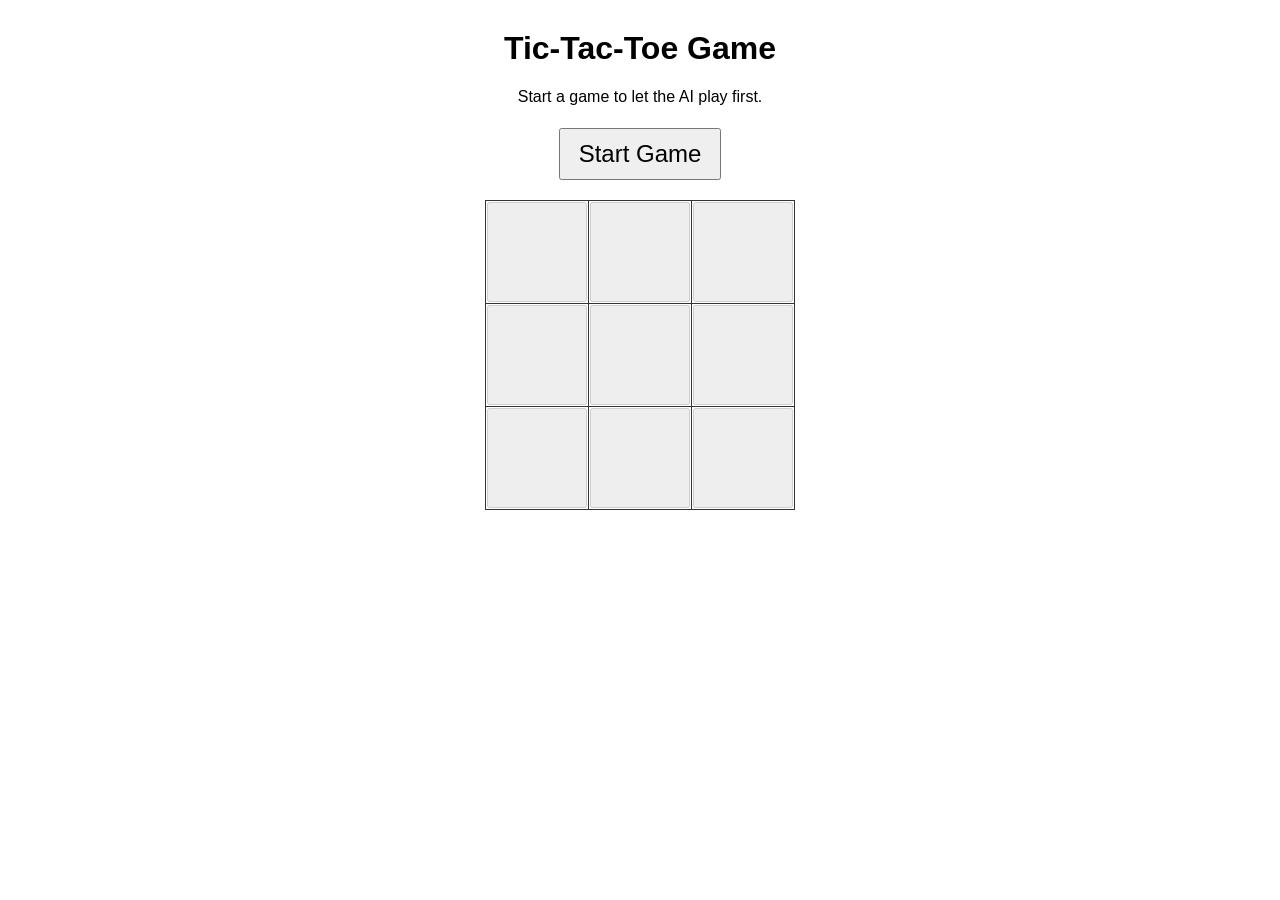
<file: LU06/D2/TTT-Client.html>
<!doctype html>
<html lang="en">
  <head>
    <script
      type="text/javascript"
      src="https://alt-62f532797cbeb.blackboard.com/[base64]"
    ></script>
    <meta charset="UTF-8" />
    <meta name="viewport" content="width=device-width, initial-scale=1.0" />
    <title>Tic-Tac-Toe</title>
    <style>
      body {
        max-width: 420px;
        margin: 30px auto;
        font-family: sans-serif;
        text-align: center;
      }

      table {
        border-collapse: collapse;
        margin: 20px auto;
      }

      td {
        width: 100px;
        height: 100px;
        text-align: center;
        vertical-align: middle;
        border: 1px solid #333;
      }

      button {
        width: 100%;
        height: 100%;
        font-size: 24px;
        cursor: pointer;
      }

      #start-game {
        width: auto;
        padding: 10px 18px;
      }

      #status {
        min-height: 1.5em;
      }
    </style>
  </head>
  <body>
    <h1>Tic-Tac-Toe Game</h1>
    <p id="status" aria-live="polite">Start a game to let the AI play first.</p>
    <button id="start-game" type="button">Start Game</button>
    <table>
      <tr>
        <td>
          <button
            type="button"
            data-row="0"
            data-col="0"
            aria-label="Row 1, column 1"
          ></button>
        </td>
        <td>
          <button
            type="button"
            data-row="0"
            data-col="1"
            aria-label="Row 1, column 2"
          ></button>
        </td>
        <td>
          <button
            type="button"
            data-row="0"
            data-col="2"
            aria-label="Row 1, column 3"
          ></button>
        </td>
      </tr>
      <tr>
        <td>
          <button
            type="button"
            data-row="1"
            data-col="0"
            aria-label="Row 2, column 1"
          ></button>
        </td>
        <td>
          <button
            type="button"
            data-row="1"
            data-col="1"
            aria-label="Row 2, column 2"
          ></button>
        </td>
        <td>
          <button
            type="button"
            data-row="1"
            data-col="2"
            aria-label="Row 2, column 3"
          ></button>
        </td>
      </tr>
      <tr>
        <td>
          <button
            type="button"
            data-row="2"
            data-col="0"
            aria-label="Row 3, column 1"
          ></button>
        </td>
        <td>
          <button
            type="button"
            data-row="2"
            data-col="1"
            aria-label="Row 3, column 2"
          ></button>
        </td>
        <td>
          <button
            type="button"
            data-row="2"
            data-col="2"
            aria-label="Row 3, column 3"
          ></button>
        </td>
      </tr>
    </table>
    <script>
      const OLLAMA_HOST = "http://localhost";
      const PORT = "11434";
      const MODEL_NAME = "ttt-ai";

      const board = [
        ["", "", ""],
        ["", "", ""],
        ["", "", ""],
      ];

      const cells = document.querySelectorAll("td button");
      const startButton = document.querySelector("#start-game");
      const statusText = document.querySelector("#status");
      let gameActive = false;
      let aiThinking = false;

      for (const cell of cells) {
        cell.addEventListener("click", handleCellClick);
      }

      startButton.addEventListener("click", startGame);
      renderBoard();

      function renderBoard() {
        for (const cell of cells) {
          const row = Number(cell.dataset.row);
          const col = Number(cell.dataset.col);
          cell.textContent = board[row][col];
          cell.disabled = !gameActive || aiThinking || board[row][col] !== "";
        }
      }

      function setStatus(message) {
        statusText.textContent = message;
      }

      async function startGame() {
        for (let row = 0; row < 3; row += 1) {
          board[row].fill("");
        }

        gameActive = true;
        startButton.disabled = true;
        setStatus("AI is choosing its first move...");
        await makeAIMove();
      }

      async function handleCellClick(event) {
        if (!gameActive || aiThinking) return;

        const row = Number(event.currentTarget.dataset.row);
        const col = Number(event.currentTarget.dataset.col);
        if (board[row][col] !== "") return;

        board[row][col] = "O";
        renderBoard();

        if (finishIfOver()) return;

        await makeAIMove();
      }

      async function makeAIMove() {
        aiThinking = true;
        renderBoard();

        try {
          const prompt = JSON.stringify(
            board.map((row) => row.map((cell) => cell || " ")),
          );
          const response = await fetch(`${OLLAMA_HOST}:${PORT}/api/generate`, {
            method: "POST",
            headers: { "Content-Type": "application/json" },
            body: JSON.stringify({
              model: MODEL_NAME,
              prompt,
              stream: false,
              think: false,
            }),
          });

          if (!response.ok) {
            throw new Error(`Ollama returned HTTP ${response.status}.`);
          }

          const data = await response.json();
          console.log("AI Response", data.response);
          const move = data.response.match(/^\s*([0-2])\s*,\s*([0-2])\s*$/);
          if (!move) {
            throw new Error(
              "The AI did not return a move in row,column format.",
            );
          }

          const row = Number(move[1]);
          const col = Number(move[2]);
          if (board[row][col] !== "") {
            throw new Error(
              "The AI selected a square that is already occupied.",
            );
          }

          board[row][col] = "X";
          renderBoard();
          if (!finishIfOver()) setStatus("Your turn (O).");
        } catch (error) {
          gameActive = false;
          startButton.disabled = false;
          startButton.textContent = "Restart Game";
          setStatus(`Could not get a valid AI move: ${error.message}`);
        } finally {
          aiThinking = false;
          startButton.disabled = false;
          renderBoard();
        }
      }

      function finishIfOver() {
        const lines = [
          ...board,
          [board[0][0], board[1][0], board[2][0]],
          [board[0][1], board[1][1], board[2][1]],
          [board[0][2], board[1][2], board[2][2]],
          [board[0][0], board[1][1], board[2][2]],
          [board[0][2], board[1][1], board[2][0]],
        ];
        const winner = lines.find(
          (line) => line[0] !== "" && line.every((cell) => cell === line[0]),
        )?.[0];

        if (winner) {
          gameActive = false;
          setStatus(winner === "X" ? "The AI wins." : "You win!");
        } else if (board.every((row) => row.every((cell) => cell !== ""))) {
          gameActive = false;
          setStatus("It's a draw.");
        } else {
          return false;
        }

        startButton.textContent = "Play Again";
        startButton.disabled = false;
        renderBoard();
        return true;
      }
    </script>
  </body>
</html>
</file>
<file: LU06/D3/css/style.css>
@import url('https://fonts.googleapis.com/css2?family=DM+Mono:wght@400;500&family=DM+Sans:wght@400;500;700&family=Playfair+Display:ital,wght@1,700;1,800&display=swap');

:root {
  --ink: #18231c;
  --cream: #f4f0df;
  --paper: #fffbec;
  --yellow: #f6d51f;
  --orange: #ee7748;
  --green: #486b43;
  --line: rgba(24, 35, 28, 0.22);
}

* { box-sizing: border-box; }

html { scroll-behavior: smooth; }

body {
  margin: 0;
  color: var(--ink);
  background: var(--cream);
  font-family: "DM Sans", Arial, sans-serif;
  line-height: 1.6;
}

a { color: inherit; }

.site-header {
  min-height: 74px;
  display: flex;
  justify-content: space-between;
  align-items: center;
  gap: 2rem;
  padding: 1rem clamp(1.25rem, 5vw, 5rem);
  background: var(--yellow);
  border-bottom: 1px solid var(--ink);
  font-family: "DM Mono", monospace;
  font-size: 0.77rem;
  text-transform: uppercase;
  letter-spacing: 0.08em;
}

.brand { text-decoration: none; font-weight: 500; }
.brand-mark { margin-right: 0.5rem; color: var(--orange); -webkit-text-stroke: 1px var(--ink); }
nav { display: flex; gap: clamp(1rem, 3vw, 2.5rem); }
nav a { text-underline-offset: 0.35rem; text-decoration-thickness: 1px; }

.hero {
  min-height: 710px;
  position: relative;
  display: grid;
  grid-template-columns: 1.02fr 0.98fr;
  overflow: hidden;
  background: var(--yellow);
  border-bottom: 1px solid var(--ink);
}

.hero-copy {
  z-index: 2;
  padding: clamp(4rem, 9vw, 8rem) clamp(1.25rem, 6vw, 6rem);
}

.eyebrow {
  margin: 0 0 1.5rem;
  font-family: "DM Mono", monospace;
  font-size: 0.75rem;
  font-weight: 500;
  letter-spacing: 0.14em;
  text-transform: uppercase;
}

h1, h2, h3, p { margin-top: 0; }

h1 {
  max-width: 720px;
  margin-bottom: 2rem;
  font-size: clamp(4rem, 7.8vw, 8.2rem);
  line-height: 0.82;
  letter-spacing: -0.07em;
  text-transform: uppercase;
}

h1 em {
  font-family: "Playfair Display", Georgia, serif;
  font-weight: 800;
  text-transform: none;
}

.intro { max-width: 560px; font-size: clamp(1.05rem, 1.5vw, 1.3rem); }

.button {
  display: inline-flex;
  justify-content: space-between;
  gap: 2rem;
  min-width: 245px;
  margin-top: 1rem;
  padding: 0.85rem 1rem;
  background: var(--ink);
  color: var(--paper);
  border: 1px solid var(--ink);
  font-family: "DM Mono", monospace;
  font-size: 0.74rem;
  letter-spacing: 0.06em;
  text-decoration: none;
  text-transform: uppercase;
}

.button:hover, .button:focus-visible { background: var(--orange); color: var(--ink); }

.hero-art {
  position: relative;
  min-height: 550px;
  background: var(--orange);
  border-left: 1px solid var(--ink);
  overflow: hidden;
}

.hero-art::after {
  content: "";
  position: absolute;
  inset: 8% 9%;
  border: 1px solid rgba(24, 35, 28, 0.45);
  border-radius: 50%;
}

.hero-art p {
  position: absolute;
  z-index: 3;
  right: 12%;
  bottom: 8%;
  font-family: "DM Mono", monospace;
  font-size: 0.72rem;
  text-transform: uppercase;
}

.fruit {
  position: absolute;
  z-index: 2;
  width: 62%;
  height: 19%;
  background: var(--yellow);
  border: 2px solid var(--ink);
  border-radius: 12% 18% 55% 55% / 30% 38% 75% 75%;
  box-shadow: inset -12px -10px 0 rgba(182, 145, 8, 0.36);
  transform-origin: right center;
}

.fruit::before {
  content: "";
  position: absolute;
  top: -30%;
  left: -2%;
  width: 11%;
  height: 50%;
  background: var(--green);
  border: 2px solid var(--ink);
  border-radius: 50% 20%;
  transform: rotate(-18deg);
}

.fruit-one { top: 29%; left: 20%; transform: rotate(18deg); }
.fruit-two { top: 40%; left: 15%; transform: rotate(4deg); }
.fruit-three { top: 50%; left: 18%; transform: rotate(-10deg); }
.stem {
  position: absolute;
  z-index: 4;
  width: 13%;
  height: 13%;
  top: 28%;
  right: 12%;
  background: var(--green);
  border: 2px solid var(--ink);
  border-radius: 70% 10% 40% 30%;
  transform: rotate(25deg);
}

.hero-number {
  position: absolute;
  right: 1.2rem;
  bottom: -3.5rem;
  z-index: 1;
  font-size: 10rem;
  font-weight: 700;
  color: rgba(255,255,255,0.22);
}

.fact-strip {
  display: grid;
  grid-template-columns: repeat(3, 1fr);
  background: var(--ink);
  color: var(--paper);
}

.fact-strip p { margin: 0; padding: 1.3rem clamp(1rem, 4vw, 4rem); border-right: 1px solid rgba(255,255,255,.28); }
.fact-strip p:last-child { border-right: 0; }
.fact-strip strong { display: block; color: var(--yellow); font-size: 1.05rem; }
.fact-strip span { font-family: "DM Mono", monospace; font-size: 0.66rem; text-transform: uppercase; letter-spacing: .04em; }

.section { padding: clamp(5rem, 10vw, 9rem) clamp(1.25rem, 7vw, 7rem); }
.section-heading { display: grid; grid-template-columns: 1fr 2fr; margin-bottom: 5rem; }

h2 {
  margin-bottom: 1.5rem;
  font-size: clamp(2.8rem, 6.2vw, 6.5rem);
  line-height: 0.95;
  letter-spacing: -0.055em;
}

.timeline { margin: 0; padding: 0; list-style: none; border-top: 1px solid var(--ink); }
.timeline li {
  display: grid;
  grid-template-columns: 1fr 2fr;
  gap: 2rem;
  padding: 2rem 0;
  border-bottom: 1px solid var(--line);
}
.timeline h3 { margin-bottom: .5rem; font-size: 1.4rem; }
.timeline p { max-width: 760px; margin-bottom: 0; }
.year { font-family: "DM Mono", monospace; font-size: .8rem; text-transform: uppercase; }

.candy { background: var(--green); color: var(--paper); }
.candy-title-wrap { max-width: 1050px; }
.answer-grid { display: grid; grid-template-columns: 1fr 70px 1fr; align-items: center; margin-top: 4rem; }
.candy-card, .fruit-card { min-height: 470px; padding: clamp(1.5rem, 4vw, 3rem); color: var(--ink); }
.candy-card { background: var(--yellow); transform: rotate(-1.2deg); }
.fruit-card { background: var(--paper); transform: rotate(1deg); }
.card-label { font-family: "DM Mono", monospace; font-size: .7rem; letter-spacing: .12em; text-transform: uppercase; }
.candy-card h3, .fruit-card h3 { margin-top: 2.5rem; font-size: clamp(1.7rem, 3vw, 2.8rem); line-height: 1; }
.versus { z-index: 2; display: grid; place-items: center; width: 82px; height: 82px; margin-left: -6px; background: var(--orange); border: 2px solid var(--ink); border-radius: 50%; color: var(--ink); font-weight: 700; font-size: 1.2rem; }
.molecule { display: flex; align-items: center; justify-content: center; margin: 4rem 0 1rem; }
.molecule span { display: grid; place-items: center; width: 58px; height: 58px; border: 2px solid var(--ink); border-radius: 50%; font-weight: 700; }
.molecule i { width: 35px; height: 2px; background: var(--ink); }
.aroma-cloud { position: relative; height: 150px; margin-top: 2rem; }
.aroma-cloud span { position: absolute; padding: .45rem .75rem; background: var(--orange); border: 1px solid var(--ink); border-radius: 50%; font-family: "DM Mono", monospace; font-size: .66rem; text-transform: uppercase; }
.aroma-cloud span:nth-child(1) { left: 32%; top: 35%; transform: scale(1.3); }
.aroma-cloud span:nth-child(2) { left: 4%; top: 5%; }
.aroma-cloud span:nth-child(3) { right: 4%; top: 8%; }
.aroma-cloud span:nth-child(4) { left: 8%; bottom: 2%; }
.aroma-cloud span:nth-child(5) { right: 13%; bottom: 4%; }
.short-answer { max-width: 860px; margin: 5rem auto 0; font-size: clamp(1.35rem, 2.3vw, 2.2rem); line-height: 1.35; text-align: center; }
.short-answer span { display: block; margin-bottom: .7rem; color: var(--yellow); font-family: "DM Mono", monospace; font-size: .7rem; text-transform: uppercase; letter-spacing: .12em; }

.myth { display: grid; grid-template-columns: 0.7fr 2fr; gap: clamp(3rem, 7vw, 8rem); background: var(--paper); }
.myth-stamp { align-self: start; aspect-ratio: 1; display: grid; place-content: center; max-width: 250px; width: 100%; border: 3px double var(--orange); border-radius: 50%; color: var(--orange); font-family: "DM Mono", monospace; font-size: clamp(1.5rem, 3vw, 2.8rem); font-weight: 500; line-height: .9; text-align: center; transform: rotate(-10deg); }
.myth-copy { max-width: 850px; }
.myth-copy > p:not(.eyebrow) { font-size: 1.1rem; }
.myth aside { display: grid; grid-template-columns: 1fr 2fr; gap: 1rem; margin-top: 3rem; padding: 1.5rem 0; border-top: 1px solid var(--ink); border-bottom: 1px solid var(--ink); }
.myth aside strong { color: var(--orange); }

.closing { padding: clamp(6rem, 12vw, 11rem) 1.25rem; background: var(--yellow); text-align: center; border-top: 1px solid var(--ink); }
.closing blockquote { max-width: 1000px; margin: 0 auto 2rem; font-size: clamp(3rem, 7vw, 7rem); font-weight: 700; line-height: .95; letter-spacing: -.055em; }
.closing blockquote em { font-family: "Playfair Display", Georgia, serif; }
.closing > p:not(.eyebrow) { max-width: 600px; margin: 0 auto 2.5rem; font-size: 1.15rem; }
.closing a { font-family: "DM Mono", monospace; font-size: .75rem; text-transform: uppercase; text-underline-offset: .4rem; }

footer { display: flex; justify-content: space-between; gap: 1rem; padding: 1.25rem clamp(1.25rem, 5vw, 5rem); background: var(--ink); color: var(--paper); font-family: "DM Mono", monospace; font-size: .65rem; text-transform: uppercase; }
footer p { margin: 0; }

@media (max-width: 850px) {
  .site-header { align-items: flex-start; }
  nav { flex-direction: column; gap: .3rem; text-align: right; }
  .hero { grid-template-columns: 1fr; }
  .hero-art { min-height: 520px; border-left: 0; border-top: 1px solid var(--ink); }
  .fact-strip { grid-template-columns: 1fr; }
  .fact-strip p { border-right: 0; border-bottom: 1px solid rgba(255,255,255,.28); }
  .section-heading, .timeline li, .myth { grid-template-columns: 1fr; }
  .section-heading { margin-bottom: 3rem; }
  .answer-grid { grid-template-columns: 1fr; gap: 0; }
  .versus { margin: -18px auto; }
  .candy-card, .fruit-card { min-height: 420px; }
  .myth-stamp { max-width: 165px; }
}

@media (max-width: 520px) {
  h1 { font-size: 3.25rem; }
  .hero-copy { padding-top: 4rem; }
  .hero-art { min-height: 390px; }
  .fruit { width: 70%; height: 17%; }
  .fruit-one { left: 13%; }
  .fruit-two { left: 8%; }
  .fruit-three { left: 11%; }
  .timeline li { gap: .6rem; }
  .myth aside { grid-template-columns: 1fr; }
  footer { flex-direction: column; }
}

@media (prefers-reduced-motion: reduce) {
  html { scroll-behavior: auto; }
}
</file>
